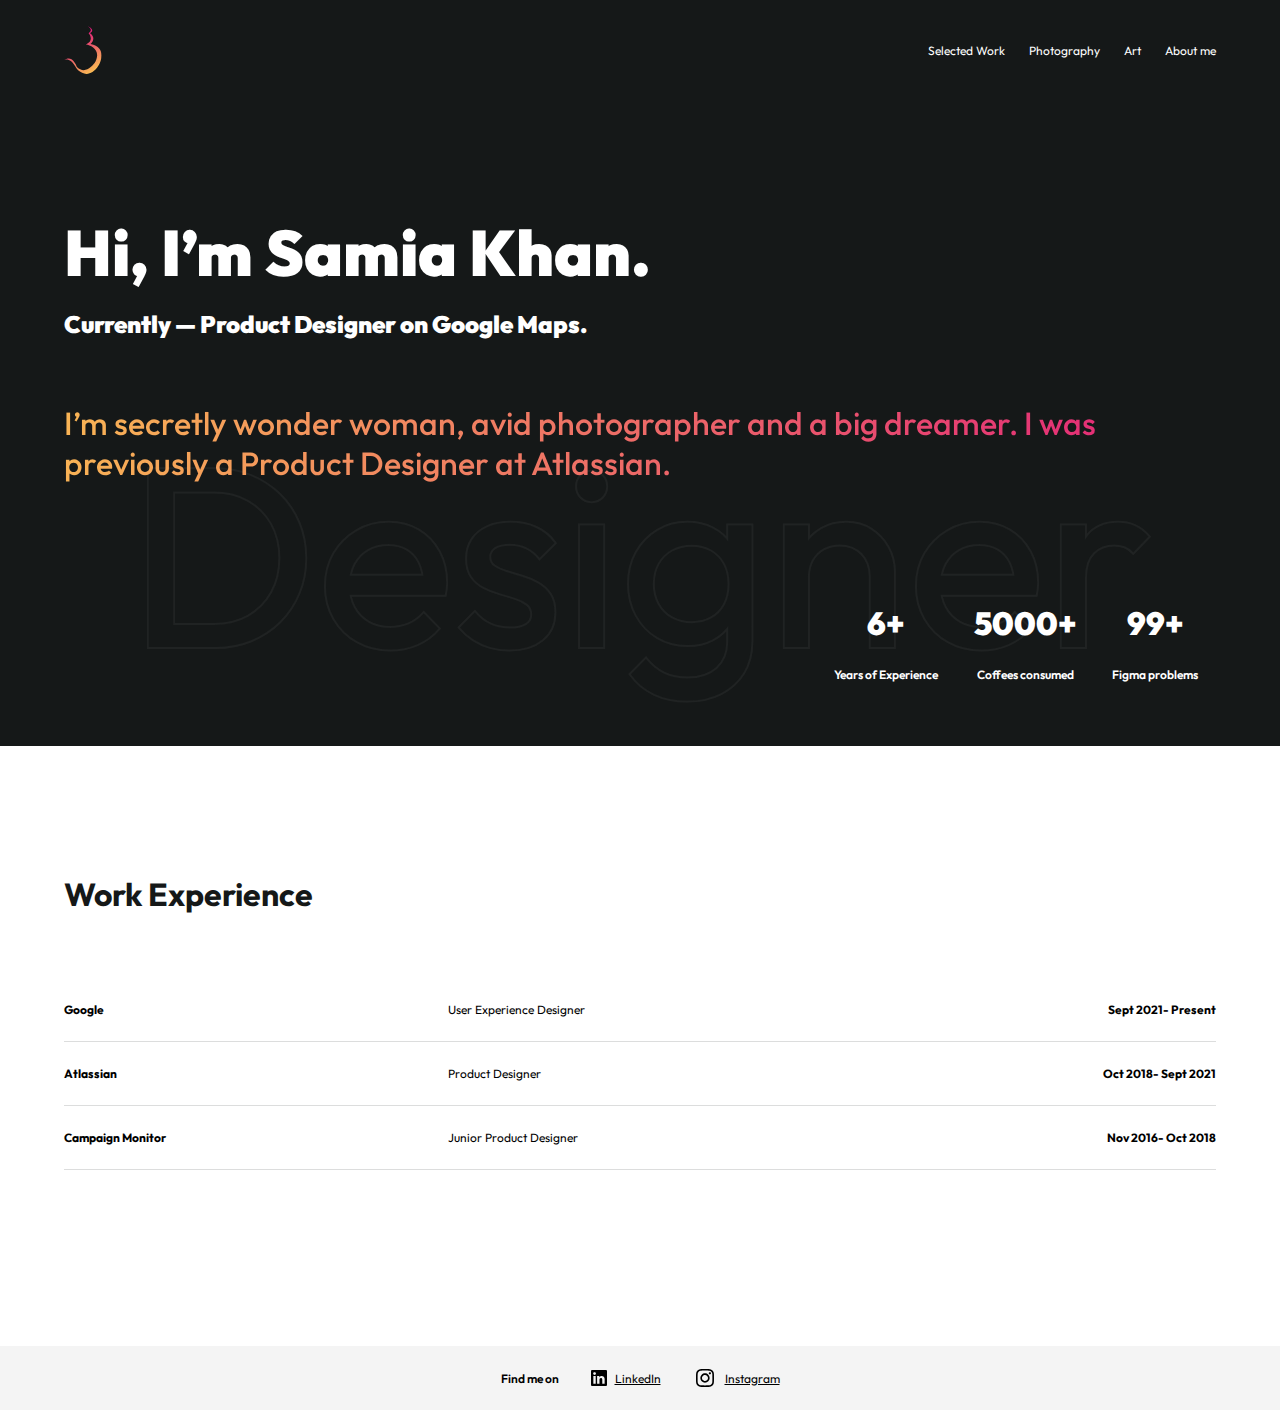
<file: index.html>
<!DOCTYPE html>
<html>

<head>
  <meta http-equiv="Content-Type" content="text/html; charset=UTF-8">
  <title>Samia Khan</title>
  <meta name="viewport" content="width=device-width, initial-scale=1.0">
  <link rel="stylesheet" href="./shared/core.css">
  <link rel="stylesheet" href="index.css">
  <link rel="preconnect" href="https://fonts.googleapis.com">
  <link rel="preconnect" href="https://fonts.gstatic.com" crossorigin>
  <link href="https://fonts.googleapis.com/css2?family=Outfit:wght@400;500;600;700;800;900&display=swap"
    rel="stylesheet">
</head>

<body>
  <nav>
    <div class="logo">
	    <a href="./"><img src="logo.svg"></a>
    </div>
    <div class="items">
      <a href="work.html">Selected Work</a>
      <a href="photos.html">Photography</a>
      <a href="art.html">Art</a>
      <a href="about.html">About me</a>
    </div>
    <button id="nav-button">
      <div class="bar"></div>
      <div class="bar"></div>
      <div class="bar"></div>
    </button>
  </nav>
  <section class="hero">
    <p class="bg-text">Designer</p>
    <!--
      Text stroke is a bit weird with the inter font and results in strokes being drawn inside of characters.
      We basically hide those artifacts by "filling" in each character with the background color.
      bg-text-overlay achieved this by just rendering the text again over the previous text but with no
      outline.
    -->
    <p class="bg-text-overlay">Designer</p>
    <div class="text-group">
      <h1>Hi, I’m Samia Khan. </h1>
      <h3>Currently — Product Designer on Google Maps. </h3>
    </div>

    <p class="info gradient">I’m secretly wonder woman, avid photographer and a big dreamer. I was previously a Product
      Designer at Atlassian.</p>
    <div class="stats-container">
      <div class="stats">
        <div class="stat">
          <p class="num">6+</p>
          <p class="label">Years of Experience</p>
        </div>
        <div class="stat">
          <p class="num">5000+</p>
          <p class="label">Coffees consumed</p>
        </div>
        <div class="stat">
          <p class="num">99+</p>
          <p class="label">Figma problems</p>
        </div>
      </div>
    </div>
  </section>
  <section class="work-exp">
    <h1> Work Experience </h1>
    <div class="table">
      <div class="row">
        <p>Google</p>
        <p>User Experience Designer</p>
        <p>Sept 2021- Present</p>
      </div>
      <div class="row">
        <p>Atlassian</p>
        <p>Product Designer</p>
        <p>Oct 2018- Sept 2021</p>
      </div>
      <div class="row">
        <p>Campaign Monitor</p>
        <p>Junior Product Designer</p>
        <p>Nov 2016- Oct 2018</p>
      </div>
    </div>
  </section>
  <footer>
    <p> Find me on </p>
    <div>
      <svg width="16" height="16" viewBox="0 0 18 18" fill="none" xmlns="http://www.w3.org/2000/svg">
        <path d="M18 1.32353V16.6765C18 17.0275 17.8606 17.3641 17.6123 17.6123C17.3641 17.8606 17.0275 18 16.6765 18H1.32353C0.972508 18 0.635863 17.8606 0.387653 17.6123C0.139443 17.3641 0 17.0275 0 16.6765L0 1.32353C0 0.972508 0.139443 0.635863 0.387653 0.387653C0.635863 0.139443 0.972508 0 1.32353 0L16.6765 0C17.0275 0 17.3641 0.139443 17.6123 0.387653C17.8606 0.635863 18 0.972508 18 1.32353ZM5.29412 6.88235H2.64706V15.3529H5.29412V6.88235ZM5.53235 3.97059C5.53375 3.77036 5.49569 3.57182 5.42035 3.3863C5.34502 3.20078 5.23387 3.03191 5.09328 2.88935C4.95268 2.74678 4.78537 2.6333 4.60091 2.5554C4.41646 2.47749 4.21846 2.43668 4.01824 2.43529H3.97059C3.5634 2.43529 3.17289 2.59705 2.88497 2.88497C2.59705 3.17289 2.43529 3.5634 2.43529 3.97059C2.43529 4.37777 2.59705 4.76828 2.88497 5.05621C3.17289 5.34413 3.5634 5.50588 3.97059 5.50588C4.17083 5.51081 4.37008 5.47623 4.55696 5.40413C4.74383 5.33202 4.91467 5.2238 5.0597 5.08565C5.20474 4.94749 5.32113 4.78212 5.40223 4.59897C5.48333 4.41582 5.52755 4.21848 5.53235 4.01824V3.97059ZM15.3529 10.2071C15.3529 7.66059 13.7329 6.67059 12.1235 6.67059C11.5966 6.6442 11.0719 6.75644 10.6019 6.9961C10.1318 7.23577 9.73285 7.59448 9.44471 8.03647H9.37059V6.88235H6.88235V15.3529H9.52941V10.8476C9.49115 10.3862 9.63649 9.92835 9.93388 9.57347C10.2313 9.2186 10.6567 8.9954 11.1176 8.95235H11.2182C12.06 8.95235 12.6847 9.48177 12.6847 10.8159V15.3529H15.3318L15.3529 10.2071Z" />
      </svg>
      <a href="https://www.linkedin.com/in/samiajkhan/">LinkedIn</a>
    </div>
    <div>
      <svg width="24" height="24" viewBox="0 0 24 24" fill="none" xmlns="http://www.w3.org/2000/svg">
        <path fill-rule="evenodd" clip-rule="evenodd" d="M12 3C9.5556 3 9.2496 3.0102 8.2896 3.054C7.3314 3.0978 6.6768 3.2502 6.1044 3.4728C5.5044 3.6984 4.9602 4.0524 4.5102 4.5108C4.05253 4.96028 3.69831 5.5041 3.4722 6.1044C3.2508 6.6768 3.0978 7.332 3.054 8.2902C3.0108 9.2496 3 9.555 3 12C3 14.445 3.0102 14.7504 3.054 15.7104C3.0978 16.6686 3.2502 17.3232 3.4728 17.8956C3.6984 18.4956 4.0524 19.0398 4.5108 19.4898C4.96029 19.9475 5.50411 20.3017 6.1044 20.5278C6.6768 20.7498 7.3314 20.9022 8.2896 20.946C9.2496 20.9898 9.5556 21 12 21C14.4444 21 14.7504 20.9898 15.7104 20.946C16.6686 20.9022 17.3232 20.7498 17.8956 20.5272C18.4956 20.3016 19.0398 19.9476 19.4898 19.4892C19.9475 19.0397 20.3017 18.4959 20.5278 17.8956C20.7498 17.3232 20.9022 16.6686 20.946 15.7104C20.9898 14.7504 21 14.4444 21 12C21 9.5556 20.9898 9.2496 20.946 8.2896C20.9022 7.3314 20.7498 6.6768 20.5272 6.1044C20.3012 5.50384 19.947 4.95979 19.4892 4.5102C19.0397 4.05253 18.4959 3.69831 17.8956 3.4722C17.3232 3.2508 16.668 3.0978 15.7098 3.054C14.7504 3.0108 14.445 3 12 3ZM12 4.6218C14.403 4.6218 14.688 4.6308 15.6372 4.674C16.5144 4.7142 16.9908 4.86 17.3082 4.9842C17.7282 5.1468 18.0282 5.3424 18.3432 5.6568C18.6582 5.9718 18.8532 6.2718 19.0158 6.6918C19.1394 7.0092 19.2858 7.4856 19.326 8.3628C19.3692 9.312 19.3782 9.597 19.3782 12C19.3782 14.403 19.3692 14.688 19.326 15.6372C19.2858 16.5144 19.14 16.9908 19.0158 17.3082C18.8718 17.6991 18.6419 18.0528 18.3432 18.3432C18.0528 18.642 17.6992 18.8718 17.3082 19.0158C16.9908 19.1394 16.5144 19.2858 15.6372 19.326C14.688 19.3692 14.4036 19.3782 12 19.3782C9.5964 19.3782 9.312 19.3692 8.3628 19.326C7.4856 19.2858 7.0092 19.14 6.6918 19.0158C6.30087 18.8718 5.9472 18.6419 5.6568 18.3432C5.35811 18.0528 5.12828 17.6991 4.9842 17.3082C4.8606 16.9908 4.7142 16.5144 4.674 15.6372C4.6308 14.688 4.6218 14.403 4.6218 12C4.6218 9.597 4.6308 9.312 4.674 8.3628C4.7142 7.4856 4.86 7.0092 4.9842 6.6918C5.1468 6.2718 5.3424 5.9718 5.6568 5.6568C5.94716 5.35803 6.30085 5.12819 6.6918 4.9842C7.0092 4.8606 7.4856 4.7142 8.3628 4.674C9.312 4.6308 9.597 4.6218 12 4.6218V4.6218Z" />
        <path fill-rule="evenodd" clip-rule="evenodd" d="M12 15.003C11.6056 15.003 11.2151 14.9253 10.8508 14.7744C10.4865 14.6235 10.1554 14.4023 9.87656 14.1234C9.5977 13.8446 9.3765 13.5135 9.22559 13.1492C9.07468 12.7848 8.997 12.3943 8.997 12C8.997 11.6056 9.07468 11.2151 9.22559 10.8508C9.3765 10.4864 9.5977 10.1554 9.87656 9.87653C10.1554 9.59768 10.4865 9.37648 10.8508 9.22556C11.2151 9.07465 11.6056 8.99697 12 8.99697C12.7964 8.99697 13.5603 9.31336 14.1234 9.87653C14.6866 10.4397 15.003 11.2035 15.003 12C15.003 12.7964 14.6866 13.5602 14.1234 14.1234C13.5603 14.6866 12.7964 15.003 12 15.003V15.003ZM12 7.37397C10.7731 7.37397 9.59647 7.86135 8.72892 8.7289C7.86138 9.59644 7.374 10.7731 7.374 12C7.374 13.2269 7.86138 14.4035 8.72892 15.271C9.59647 16.1386 10.7731 16.626 12 16.626C13.2269 16.626 14.4035 16.1386 15.2711 15.271C16.1386 14.4035 16.626 13.2269 16.626 12C16.626 10.7731 16.1386 9.59644 15.2711 8.7289C14.4035 7.86135 13.2269 7.37397 12 7.37397V7.37397ZM17.9718 7.28997C17.9718 7.57999 17.8566 7.85812 17.6515 8.06319C17.4464 8.26826 17.1683 8.38347 16.8783 8.38347C16.5883 8.38347 16.3101 8.26826 16.1051 8.06319C15.9 7.85812 15.7848 7.57999 15.7848 7.28997C15.7848 6.99996 15.9 6.72182 16.1051 6.51675C16.3101 6.31168 16.5883 6.19647 16.8783 6.19647C17.1683 6.19647 17.4464 6.31168 17.6515 6.51675C17.8566 6.72182 17.9718 6.99996 17.9718 7.28997" />
      </svg>

      <a href="https://www.instagram.com/samiajkhan/">Instagram</a>
    </div>
  </footer>
  <script type="module" src="./index.js"></script>
</body>
</html>
</file>
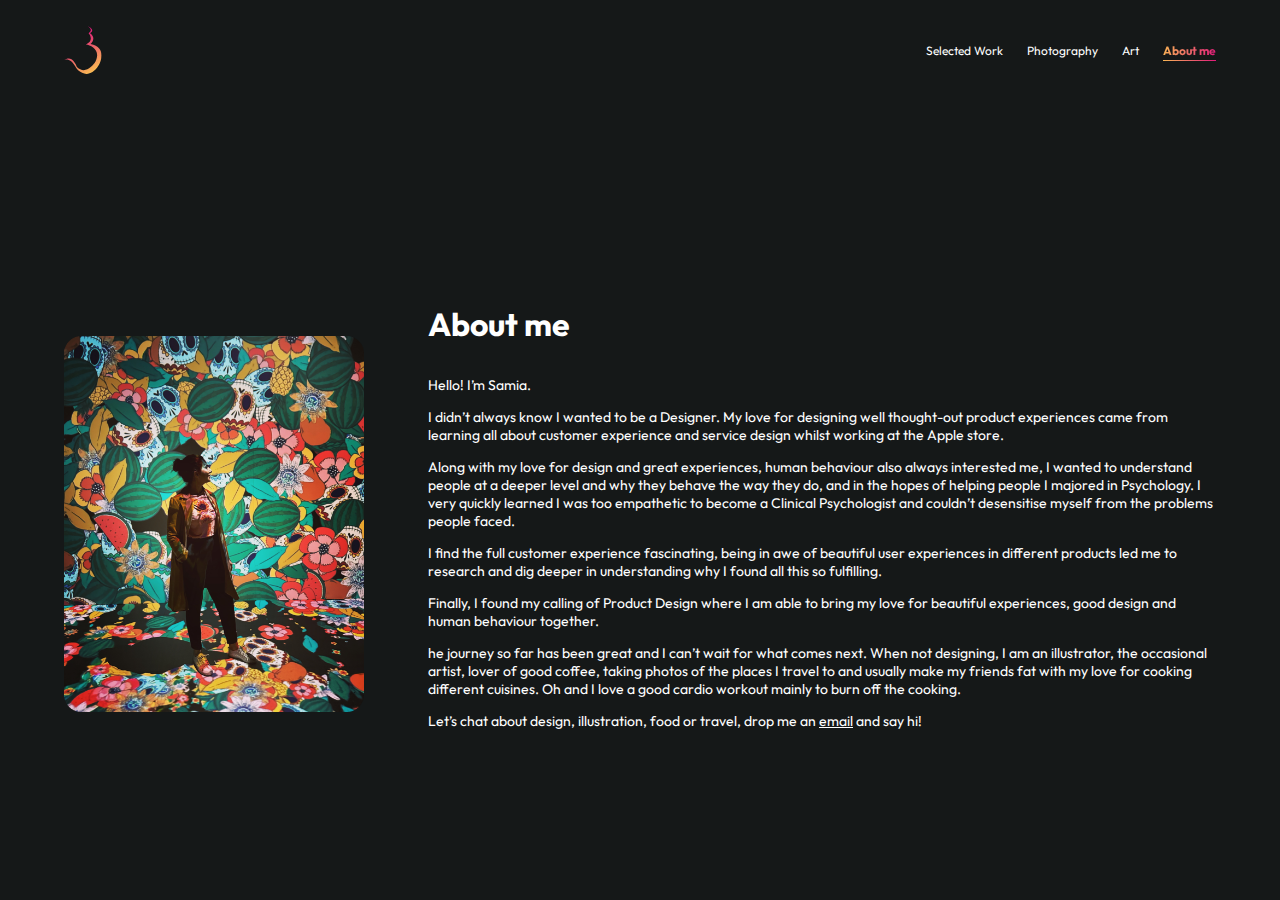
<file: about.html>
<!DOCTYPE html>
<html>

<head>
  <meta http-equiv="Content-Type" content="text/html; charset=UTF-8">
  <title>Samia Khan</title>
  <meta name="viewport" content="width=device-width, initial-scale=1.0">
  <link rel="stylesheet" href="./shared/core.css">
  <link rel="stylesheet" href="about.css">
  <link rel="preconnect" href="https://fonts.googleapis.com">
  <link rel="preconnect" href="https://fonts.gstatic.com" crossorigin>
  <link href="https://fonts.googleapis.com/css2?family=Outfit:wght@400;500;600;700;800;900&display=swap"
	rel="stylesheet">
</head>

<body data-loading="true">
  <nav>
	<div class="logo">
	  <a href="./"><img src="logo.svg"></a>
	</div>
	<div class="items">
	  <a data-nav-link href="work.html">Selected Work</a>
	  <a data-nav-link href="photos.html">Photography</a>
	  <a data-nav-link href="art.html">Art</a>
	  <a data-nav-link href="about.html">About me</a>
	</div>
  <button id="nav-button">
    <div class="bar"></div>
    <div class="bar"></div>
    <div class="bar"></div>
  </button>
  </nav>
  <section class="about">
    <img src="./samia.png">
    <div class="text">
      <h1> About me </h1>
      <p>Hello! I’m Samia.</p>
      <p>I didn’t always know I wanted to be a Designer. My love for designing well thought-out product experiences came from learning all about customer experience and service design whilst working at the Apple store.‍</p>
      <p>Along with my love for design and great experiences, human behaviour also always interested me, I wanted to understand people at a deeper level and why they behave the way they do, and in the hopes of helping people I majored in Psychology. I very quickly learned I was too empathetic to become a Clinical Psychologist and couldn’t desensitise myself from the problems people faced.</p>
      <p>I find the full customer experience fascinating, being in awe of beautiful user experiences in different products led me to research and dig deeper in understanding why I found all this so fulfilling.</p>
      <p>Finally, I found my calling of Product Design where I am able to bring my love for beautiful experiences, good design and human behaviour together.</p>
      <p>he journey so far has been great and I can’t wait for what comes next. When not designing, I am an illustrator, the occasional artist, lover of good coffee, taking photos of the places I travel to and usually make my friends fat with my love for cooking different cuisines. Oh and I love a good cardio workout mainly to burn off the cooking.‍</p>
      <p>Let’s chat about design, illustration, food or travel, drop me an <a href="mailto:samiajkhan@icloud.com">email</a> and say hi!</p>
    </div>
  </section> 
  <div class="loading-splash"><p class="bg-text">Loading</p><p class="bg-text-overlay">Loading</p></div>
  <script type="module" src="./about.js"></script>
</body>

</html>
</file>
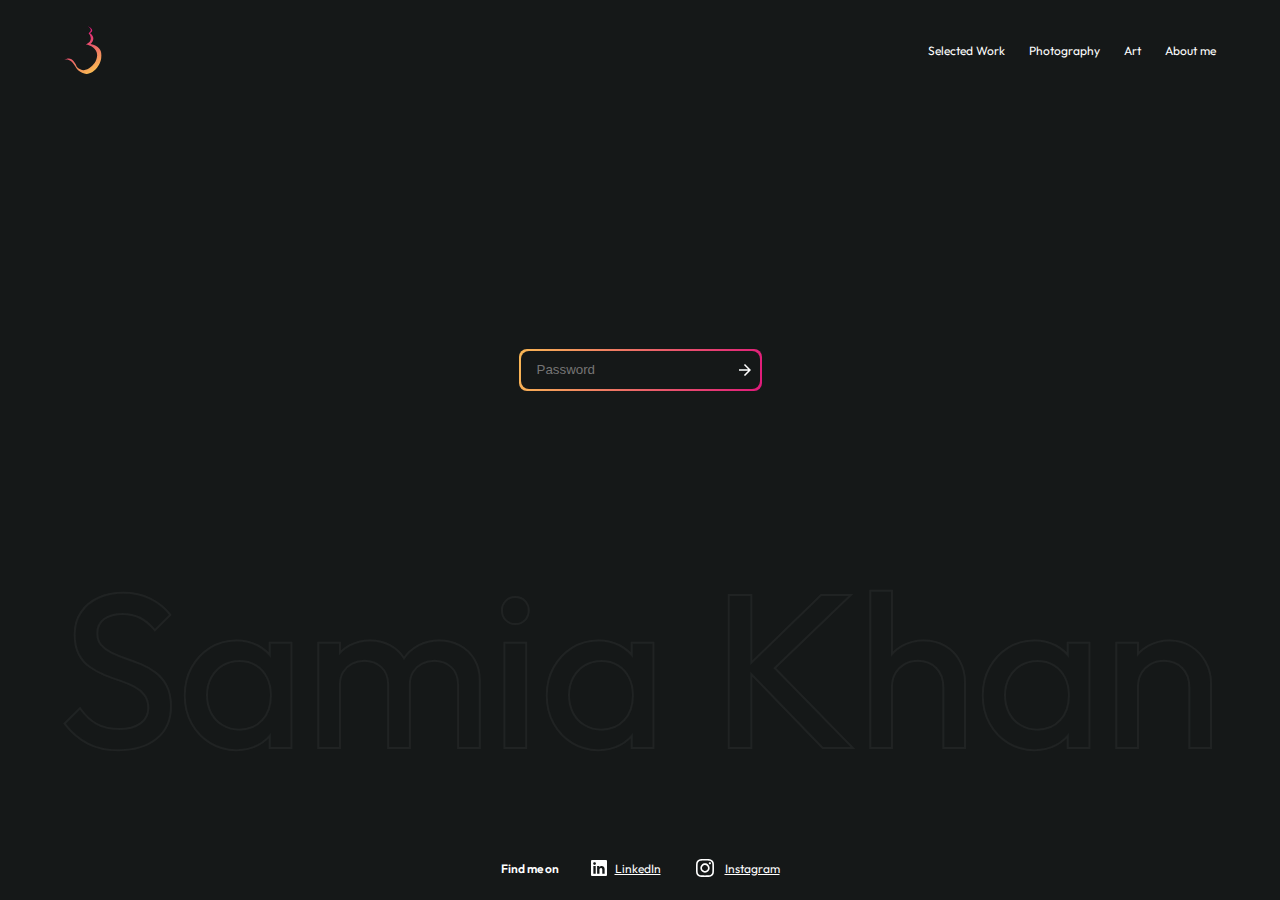
<file: password.html>
<!DOCTYPE html>
<html>

<head>
  <meta http-equiv="Content-Type" content="text/html; charset=UTF-8">
  <title>Samia Khan - Password</title>
  <meta name="viewport" content="width=device-width, initial-scale=1.0">
  <link rel="stylesheet" href="./shared/core.css">
  <link rel="stylesheet" href="password.css">
  <link rel="preconnect" href="https://fonts.googleapis.com">
  <link rel="preconnect" href="https://fonts.gstatic.com" crossorigin>
  <link href="https://fonts.googleapis.com/css2?family=Outfit:wght@400;500;600;700;800;900&display=swap"
	rel="stylesheet">
</head>

<body data-loading="true">
  <nav>
	<div class="logo">
	  <a href="./"><img src="logo.svg"></a>
	</div>
	<div class="items">
	  <a data-nav-link href="work.html">Selected Work</a>
	  <a data-nav-link href="photos.html">Photography</a>
	  <a data-nav-link href="art.html">Art</a>
	  <a data-nav-link href="about.html">About me</a>
	</div>
  <button id="nav-button">
    <div class="bar"></div>
    <div class="bar"></div>
    <div class="bar"></div>
  </button>
  </nav>
  <section class="password-page">
    <p class="bg-text">Samia Khan</p>
    <!--
      Text stroke is a bit weird with the inter font and results in strokes being drawn inside of characters.
      We basically hide those artifacts by "filling" in each character with the background color.
      bg-text-overlay achieved this by just rendering the text again over the previous text but with no
      outline.
    -->
    <p class="bg-text-overlay">Samia Khan</p>
  <form class="password-wrapper">
    <input type="password" placeholder="Password">
    <button>
      <svg width="24" height="24" viewBox="0 0 24 24" fill="none" xmlns="http://www.w3.org/2000/svg">
        <path d="M12 4L10.59 5.41L16.17 11H4V13H16.17L10.59 18.59L12 20L20 12L12 4Z"/>
      </svg>
    </button>
  </form>
  <p class="password-help"> Sorry that seems to be incorrect </p>
  </section>
  <footer>
    <p> Find me on </p>
    <div>
      <svg width="16" height="16" viewBox="0 0 18 18" fill="none" xmlns="http://www.w3.org/2000/svg">
        <path d="M18 1.32353V16.6765C18 17.0275 17.8606 17.3641 17.6123 17.6123C17.3641 17.8606 17.0275 18 16.6765 18H1.32353C0.972508 18 0.635863 17.8606 0.387653 17.6123C0.139443 17.3641 0 17.0275 0 16.6765L0 1.32353C0 0.972508 0.139443 0.635863 0.387653 0.387653C0.635863 0.139443 0.972508 0 1.32353 0L16.6765 0C17.0275 0 17.3641 0.139443 17.6123 0.387653C17.8606 0.635863 18 0.972508 18 1.32353ZM5.29412 6.88235H2.64706V15.3529H5.29412V6.88235ZM5.53235 3.97059C5.53375 3.77036 5.49569 3.57182 5.42035 3.3863C5.34502 3.20078 5.23387 3.03191 5.09328 2.88935C4.95268 2.74678 4.78537 2.6333 4.60091 2.5554C4.41646 2.47749 4.21846 2.43668 4.01824 2.43529H3.97059C3.5634 2.43529 3.17289 2.59705 2.88497 2.88497C2.59705 3.17289 2.43529 3.5634 2.43529 3.97059C2.43529 4.37777 2.59705 4.76828 2.88497 5.05621C3.17289 5.34413 3.5634 5.50588 3.97059 5.50588C4.17083 5.51081 4.37008 5.47623 4.55696 5.40413C4.74383 5.33202 4.91467 5.2238 5.0597 5.08565C5.20474 4.94749 5.32113 4.78212 5.40223 4.59897C5.48333 4.41582 5.52755 4.21848 5.53235 4.01824V3.97059ZM15.3529 10.2071C15.3529 7.66059 13.7329 6.67059 12.1235 6.67059C11.5966 6.6442 11.0719 6.75644 10.6019 6.9961C10.1318 7.23577 9.73285 7.59448 9.44471 8.03647H9.37059V6.88235H6.88235V15.3529H9.52941V10.8476C9.49115 10.3862 9.63649 9.92835 9.93388 9.57347C10.2313 9.2186 10.6567 8.9954 11.1176 8.95235H11.2182C12.06 8.95235 12.6847 9.48177 12.6847 10.8159V15.3529H15.3318L15.3529 10.2071Z"/>
      </svg>
      <a href="https://www.linkedin.com/in/samiajkhan/">LinkedIn</a>
    </div>
    <div>
      <svg width="24" height="24" viewBox="0 0 24 24" fill="none" xmlns="http://www.w3.org/2000/svg">
        <path fill-rule="evenodd" clip-rule="evenodd" d="M12 3C9.5556 3 9.2496 3.0102 8.2896 3.054C7.3314 3.0978 6.6768 3.2502 6.1044 3.4728C5.5044 3.6984 4.9602 4.0524 4.5102 4.5108C4.05253 4.96028 3.69831 5.5041 3.4722 6.1044C3.2508 6.6768 3.0978 7.332 3.054 8.2902C3.0108 9.2496 3 9.555 3 12C3 14.445 3.0102 14.7504 3.054 15.7104C3.0978 16.6686 3.2502 17.3232 3.4728 17.8956C3.6984 18.4956 4.0524 19.0398 4.5108 19.4898C4.96029 19.9475 5.50411 20.3017 6.1044 20.5278C6.6768 20.7498 7.3314 20.9022 8.2896 20.946C9.2496 20.9898 9.5556 21 12 21C14.4444 21 14.7504 20.9898 15.7104 20.946C16.6686 20.9022 17.3232 20.7498 17.8956 20.5272C18.4956 20.3016 19.0398 19.9476 19.4898 19.4892C19.9475 19.0397 20.3017 18.4959 20.5278 17.8956C20.7498 17.3232 20.9022 16.6686 20.946 15.7104C20.9898 14.7504 21 14.4444 21 12C21 9.5556 20.9898 9.2496 20.946 8.2896C20.9022 7.3314 20.7498 6.6768 20.5272 6.1044C20.3012 5.50384 19.947 4.95979 19.4892 4.5102C19.0397 4.05253 18.4959 3.69831 17.8956 3.4722C17.3232 3.2508 16.668 3.0978 15.7098 3.054C14.7504 3.0108 14.445 3 12 3ZM12 4.6218C14.403 4.6218 14.688 4.6308 15.6372 4.674C16.5144 4.7142 16.9908 4.86 17.3082 4.9842C17.7282 5.1468 18.0282 5.3424 18.3432 5.6568C18.6582 5.9718 18.8532 6.2718 19.0158 6.6918C19.1394 7.0092 19.2858 7.4856 19.326 8.3628C19.3692 9.312 19.3782 9.597 19.3782 12C19.3782 14.403 19.3692 14.688 19.326 15.6372C19.2858 16.5144 19.14 16.9908 19.0158 17.3082C18.8718 17.6991 18.6419 18.0528 18.3432 18.3432C18.0528 18.642 17.6992 18.8718 17.3082 19.0158C16.9908 19.1394 16.5144 19.2858 15.6372 19.326C14.688 19.3692 14.4036 19.3782 12 19.3782C9.5964 19.3782 9.312 19.3692 8.3628 19.326C7.4856 19.2858 7.0092 19.14 6.6918 19.0158C6.30087 18.8718 5.9472 18.6419 5.6568 18.3432C5.35811 18.0528 5.12828 17.6991 4.9842 17.3082C4.8606 16.9908 4.7142 16.5144 4.674 15.6372C4.6308 14.688 4.6218 14.403 4.6218 12C4.6218 9.597 4.6308 9.312 4.674 8.3628C4.7142 7.4856 4.86 7.0092 4.9842 6.6918C5.1468 6.2718 5.3424 5.9718 5.6568 5.6568C5.94716 5.35803 6.30085 5.12819 6.6918 4.9842C7.0092 4.8606 7.4856 4.7142 8.3628 4.674C9.312 4.6308 9.597 4.6218 12 4.6218V4.6218Z"/>
        <path fill-rule="evenodd" clip-rule="evenodd" d="M12 15.003C11.6056 15.003 11.2151 14.9253 10.8508 14.7744C10.4865 14.6235 10.1554 14.4023 9.87656 14.1234C9.5977 13.8446 9.3765 13.5135 9.22559 13.1492C9.07468 12.7848 8.997 12.3943 8.997 12C8.997 11.6056 9.07468 11.2151 9.22559 10.8508C9.3765 10.4864 9.5977 10.1554 9.87656 9.87653C10.1554 9.59768 10.4865 9.37648 10.8508 9.22556C11.2151 9.07465 11.6056 8.99697 12 8.99697C12.7964 8.99697 13.5603 9.31336 14.1234 9.87653C14.6866 10.4397 15.003 11.2035 15.003 12C15.003 12.7964 14.6866 13.5602 14.1234 14.1234C13.5603 14.6866 12.7964 15.003 12 15.003V15.003ZM12 7.37397C10.7731 7.37397 9.59647 7.86135 8.72892 8.7289C7.86138 9.59644 7.374 10.7731 7.374 12C7.374 13.2269 7.86138 14.4035 8.72892 15.271C9.59647 16.1386 10.7731 16.626 12 16.626C13.2269 16.626 14.4035 16.1386 15.2711 15.271C16.1386 14.4035 16.626 13.2269 16.626 12C16.626 10.7731 16.1386 9.59644 15.2711 8.7289C14.4035 7.86135 13.2269 7.37397 12 7.37397V7.37397ZM17.9718 7.28997C17.9718 7.57999 17.8566 7.85812 17.6515 8.06319C17.4464 8.26826 17.1683 8.38347 16.8783 8.38347C16.5883 8.38347 16.3101 8.26826 16.1051 8.06319C15.9 7.85812 15.7848 7.57999 15.7848 7.28997C15.7848 6.99996 15.9 6.72182 16.1051 6.51675C16.3101 6.31168 16.5883 6.19647 16.8783 6.19647C17.1683 6.19647 17.4464 6.31168 17.6515 6.51675C17.8566 6.72182 17.9718 6.99996 17.9718 7.28997" />
      </svg>

      <a href="https://www.instagram.com/samiajkhan/">Instagram</a>
    </div>
  </footer>
  <div class="loading-splash"><p class="bg-text">Loading</p><p class="bg-text-overlay">Loading</p></div>
  <script type="module" src="password.js"></script>
</body>

</html>
</file>
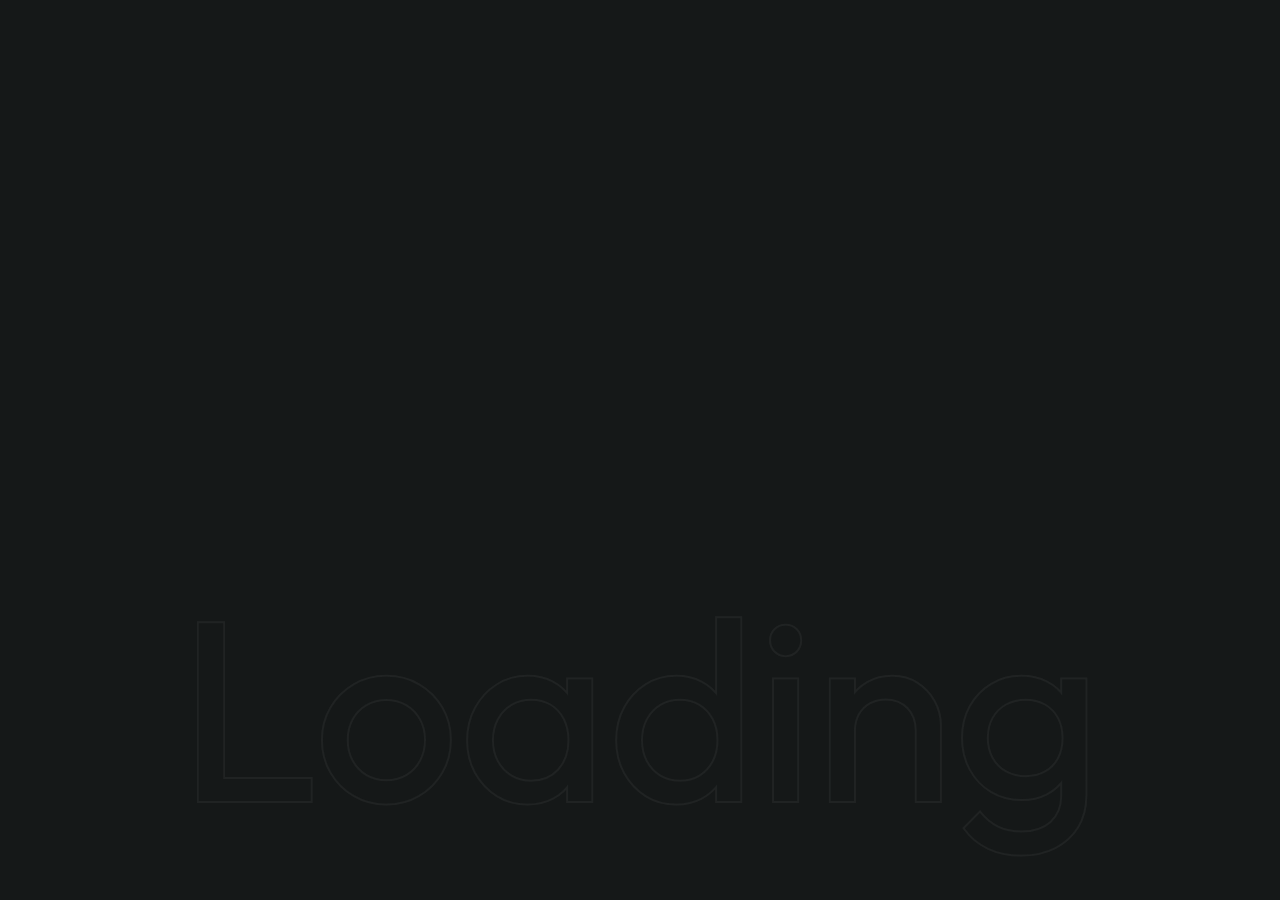
<file: work.html>
<!DOCTYPE html>
<html>

<head>
  <meta http-equiv="Content-Type" content="text/html; charset=UTF-8">
  <title>Samia Khan - Work</title>
  <meta name="viewport" content="width=device-width, initial-scale=1.0">
  <link rel="stylesheet" href="./shared/core.css">
  <link rel="stylesheet" href="work.css">
  <link rel="preconnect" href="https://fonts.googleapis.com">
  <link rel="preconnect" href="https://fonts.gstatic.com" crossorigin>
  <link href="https://fonts.googleapis.com/css2?family=Outfit:wght@400;500;600;700;800;900&display=swap"
	rel="stylesheet">
</head>

<body data-loading="true" data-locked="true">
  <nav>
	<div class="logo">
	  <a href="./"><img src="logo.svg"></a>
	</div>
	<div class="items">
	  <a data-nav-link href="work.html">Selected Work</a>
	  <a data-nav-link href="photos.html">Photography</a>
	  <a data-nav-link href="art.html">Art</a>
	  <a data-nav-link href="about.html">About me</a>
	</div>
  <button id="nav-button">
    <div class="bar"></div>
    <div class="bar"></div>
    <div class="bar"></div>
  </button>
  </nav>
  <section>
    <div class="card">
      <div class="text">
        <p class="title gradient" data-if="projects.atlassian.coming_soon">COMING SOON</p>
        <p class="title gradient" data-text="projects.atlassian.title">TITLE</p>
        <p class="subtitle gradient" data-text="projects.atlassian.subtitle">SUBTITLE</p>
      </div>
      <div class="image" data-image="projects.atlassian.image"></div>
    </div>
    <div class="card">
      <div class="text">
        <p class="title gradient" data-if="projects.google.coming_soon">COMING SOON</p>
        <p class="title gradient" data-text="projects.google.title">TITLE</p>
        <p class="subtitle gradient" data-text="projects.google.subtitle">SUBTITLE</p>
      </div>
      <div class="image" data-image="projects.google.image"></div>
    </div>
    <div class="card">
      <div class="text">
        <p class="title gradient" data-if="projects.atlassian_team.coming_soon">COMING SOON</p>
        <p class="title gradient" data-text="projects.atlassian_team.title">TITLE</p>
        <p class="subtitle gradient" data-text="projects.atlassian_team.subtitle">SUBTITLE</p>
      </div>
      <div class="image" data-image="projects.atlassian_team.image"></div>
    </div>
    <div class="card">
      <div class="text">
        <p class="title gradient" data-if="projects.atlassian_release.coming_soon">COMING SOON</p>
        <p class="title gradient" data-text="projects.atlassian_release.title">TITLE</p>
        <p class="subtitle gradient" data-text="projects.atlassian_release.subtitle">SUBTITLE</p>
      </div>
      <div class="image" data-image="projects.atlassian_release.image"></div>
    </div>
    <div class="bg-text">Samia Khan</div>
    <div class="bg-text-overlay">Samia Khan</div>
  </section>
  <footer>
    <p> Find me on </p>
    <div>
      <svg width="16" height="16" viewBox="0 0 18 18" fill="none" xmlns="http://www.w3.org/2000/svg">
        <path d="M18 1.32353V16.6765C18 17.0275 17.8606 17.3641 17.6123 17.6123C17.3641 17.8606 17.0275 18 16.6765 18H1.32353C0.972508 18 0.635863 17.8606 0.387653 17.6123C0.139443 17.3641 0 17.0275 0 16.6765L0 1.32353C0 0.972508 0.139443 0.635863 0.387653 0.387653C0.635863 0.139443 0.972508 0 1.32353 0L16.6765 0C17.0275 0 17.3641 0.139443 17.6123 0.387653C17.8606 0.635863 18 0.972508 18 1.32353ZM5.29412 6.88235H2.64706V15.3529H5.29412V6.88235ZM5.53235 3.97059C5.53375 3.77036 5.49569 3.57182 5.42035 3.3863C5.34502 3.20078 5.23387 3.03191 5.09328 2.88935C4.95268 2.74678 4.78537 2.6333 4.60091 2.5554C4.41646 2.47749 4.21846 2.43668 4.01824 2.43529H3.97059C3.5634 2.43529 3.17289 2.59705 2.88497 2.88497C2.59705 3.17289 2.43529 3.5634 2.43529 3.97059C2.43529 4.37777 2.59705 4.76828 2.88497 5.05621C3.17289 5.34413 3.5634 5.50588 3.97059 5.50588C4.17083 5.51081 4.37008 5.47623 4.55696 5.40413C4.74383 5.33202 4.91467 5.2238 5.0597 5.08565C5.20474 4.94749 5.32113 4.78212 5.40223 4.59897C5.48333 4.41582 5.52755 4.21848 5.53235 4.01824V3.97059ZM15.3529 10.2071C15.3529 7.66059 13.7329 6.67059 12.1235 6.67059C11.5966 6.6442 11.0719 6.75644 10.6019 6.9961C10.1318 7.23577 9.73285 7.59448 9.44471 8.03647H9.37059V6.88235H6.88235V15.3529H9.52941V10.8476C9.49115 10.3862 9.63649 9.92835 9.93388 9.57347C10.2313 9.2186 10.6567 8.9954 11.1176 8.95235H11.2182C12.06 8.95235 12.6847 9.48177 12.6847 10.8159V15.3529H15.3318L15.3529 10.2071Z"/>
      </svg>
      <a href="https://www.linkedin.com/in/samiajkhan/">LinkedIn</a>
    </div>
    <div>
      <svg width="24" height="24" viewBox="0 0 24 24" fill="none" xmlns="http://www.w3.org/2000/svg">
        <path fill-rule="evenodd" clip-rule="evenodd" d="M12 3C9.5556 3 9.2496 3.0102 8.2896 3.054C7.3314 3.0978 6.6768 3.2502 6.1044 3.4728C5.5044 3.6984 4.9602 4.0524 4.5102 4.5108C4.05253 4.96028 3.69831 5.5041 3.4722 6.1044C3.2508 6.6768 3.0978 7.332 3.054 8.2902C3.0108 9.2496 3 9.555 3 12C3 14.445 3.0102 14.7504 3.054 15.7104C3.0978 16.6686 3.2502 17.3232 3.4728 17.8956C3.6984 18.4956 4.0524 19.0398 4.5108 19.4898C4.96029 19.9475 5.50411 20.3017 6.1044 20.5278C6.6768 20.7498 7.3314 20.9022 8.2896 20.946C9.2496 20.9898 9.5556 21 12 21C14.4444 21 14.7504 20.9898 15.7104 20.946C16.6686 20.9022 17.3232 20.7498 17.8956 20.5272C18.4956 20.3016 19.0398 19.9476 19.4898 19.4892C19.9475 19.0397 20.3017 18.4959 20.5278 17.8956C20.7498 17.3232 20.9022 16.6686 20.946 15.7104C20.9898 14.7504 21 14.4444 21 12C21 9.5556 20.9898 9.2496 20.946 8.2896C20.9022 7.3314 20.7498 6.6768 20.5272 6.1044C20.3012 5.50384 19.947 4.95979 19.4892 4.5102C19.0397 4.05253 18.4959 3.69831 17.8956 3.4722C17.3232 3.2508 16.668 3.0978 15.7098 3.054C14.7504 3.0108 14.445 3 12 3ZM12 4.6218C14.403 4.6218 14.688 4.6308 15.6372 4.674C16.5144 4.7142 16.9908 4.86 17.3082 4.9842C17.7282 5.1468 18.0282 5.3424 18.3432 5.6568C18.6582 5.9718 18.8532 6.2718 19.0158 6.6918C19.1394 7.0092 19.2858 7.4856 19.326 8.3628C19.3692 9.312 19.3782 9.597 19.3782 12C19.3782 14.403 19.3692 14.688 19.326 15.6372C19.2858 16.5144 19.14 16.9908 19.0158 17.3082C18.8718 17.6991 18.6419 18.0528 18.3432 18.3432C18.0528 18.642 17.6992 18.8718 17.3082 19.0158C16.9908 19.1394 16.5144 19.2858 15.6372 19.326C14.688 19.3692 14.4036 19.3782 12 19.3782C9.5964 19.3782 9.312 19.3692 8.3628 19.326C7.4856 19.2858 7.0092 19.14 6.6918 19.0158C6.30087 18.8718 5.9472 18.6419 5.6568 18.3432C5.35811 18.0528 5.12828 17.6991 4.9842 17.3082C4.8606 16.9908 4.7142 16.5144 4.674 15.6372C4.6308 14.688 4.6218 14.403 4.6218 12C4.6218 9.597 4.6308 9.312 4.674 8.3628C4.7142 7.4856 4.86 7.0092 4.9842 6.6918C5.1468 6.2718 5.3424 5.9718 5.6568 5.6568C5.94716 5.35803 6.30085 5.12819 6.6918 4.9842C7.0092 4.8606 7.4856 4.7142 8.3628 4.674C9.312 4.6308 9.597 4.6218 12 4.6218V4.6218Z"/>
        <path fill-rule="evenodd" clip-rule="evenodd" d="M12 15.003C11.6056 15.003 11.2151 14.9253 10.8508 14.7744C10.4865 14.6235 10.1554 14.4023 9.87656 14.1234C9.5977 13.8446 9.3765 13.5135 9.22559 13.1492C9.07468 12.7848 8.997 12.3943 8.997 12C8.997 11.6056 9.07468 11.2151 9.22559 10.8508C9.3765 10.4864 9.5977 10.1554 9.87656 9.87653C10.1554 9.59768 10.4865 9.37648 10.8508 9.22556C11.2151 9.07465 11.6056 8.99697 12 8.99697C12.7964 8.99697 13.5603 9.31336 14.1234 9.87653C14.6866 10.4397 15.003 11.2035 15.003 12C15.003 12.7964 14.6866 13.5602 14.1234 14.1234C13.5603 14.6866 12.7964 15.003 12 15.003V15.003ZM12 7.37397C10.7731 7.37397 9.59647 7.86135 8.72892 8.7289C7.86138 9.59644 7.374 10.7731 7.374 12C7.374 13.2269 7.86138 14.4035 8.72892 15.271C9.59647 16.1386 10.7731 16.626 12 16.626C13.2269 16.626 14.4035 16.1386 15.2711 15.271C16.1386 14.4035 16.626 13.2269 16.626 12C16.626 10.7731 16.1386 9.59644 15.2711 8.7289C14.4035 7.86135 13.2269 7.37397 12 7.37397V7.37397ZM17.9718 7.28997C17.9718 7.57999 17.8566 7.85812 17.6515 8.06319C17.4464 8.26826 17.1683 8.38347 16.8783 8.38347C16.5883 8.38347 16.3101 8.26826 16.1051 8.06319C15.9 7.85812 15.7848 7.57999 15.7848 7.28997C15.7848 6.99996 15.9 6.72182 16.1051 6.51675C16.3101 6.31168 16.5883 6.19647 16.8783 6.19647C17.1683 6.19647 17.4464 6.31168 17.6515 6.51675C17.8566 6.72182 17.9718 6.99996 17.9718 7.28997" />
      </svg>

      <a href="https://www.instagram.com/samiajkhan/">Instagram</a>
    </div>
  </footer>
  <div class="loading-splash"><p class="bg-text">Loading</p><p class="bg-text-overlay">Loading</p></div>
  <script type="module" src="work.js"></script>
</body>

</html>
</file>
<file: shared/core.css>
body {
    padding: 0;
    margin: 0;
    font-family: 'Outfit', sans-serif;
    display: flex;
    flex-direction: column;
    
    /* Text Scale */
    --text-size-x-lg: 64px;
    --text-size-lg: 32px;
    --text-size-md: 24px;
    --text-size-sm: 12px;
    
    /* Paddings */
    --page-h-padding: 64px;

    /* Colors */
    --accent-background-color: #151818;
    --on-accent-text-color: white;
    --text-primary: #151818;
    --sep-color: #15181826; 
    --surface-color: #1518180c;
    --on-surface-text-color: black;

    /* Gradients */
    --primary-gradient: linear-gradient(105.66deg, #F9B754, #E01A7B); 
}


nav {
    display: flex;
    justify-content: space-between;
    min-height: 100px;
    height: 100px;
    width: calc(100% - 2 * var(--page-h-padding));
    padding: 0 var(--page-h-padding) 48px var(--page-h-padding);
    background: var(--accent-background-color);
    align-items: center;
    position: relative;
}
nav .logo {
    height: 48px;
}
nav .logo img {
    height: 100%;
}
nav .items {
    display: flex;
    gap: 24px;
}
nav .items a {
    display: grid;
    place-items: center;
    height: 100%;
    color: var(--on-accent-text-color);
    font-size: 12px;
    text-decoration: none;
}
nav .items a:visited {
    text-decoration: none;
}
nav .items a.current {
    background: var(--primary-gradient);
    background-clip: text;
    -webkit-background-clip: text;
    -webkit-text-fill-color: transparent;
    position: relative;
    font-weight: bold;
}
nav .items a.current::after {
    content: '';
    position: absolute;
    bottom: -3px;
    height: 1px;
    width: 100%;
    background: var(--primary-gradient);
}
#nav-button {
    width: 24px;
    height: 24px;
    border: none;
    background: none;
    display: none;
    flex-direction: column;
    align-items: center;
    justify-content: center;
    gap: 4px;
    cursor: pointer;
    padding: 0;
}
#nav-button .bar {
    width: 100%;
    height: 2px;
    border-radius: 2px;
    background: var(--on-accent-text-color);
    transition: all .25s ease-in-out;
    opacity: 1;
}
#nav-button.open .bar:nth-child(1) {
    transform: translateY(6px) rotate(45deg);
}
#nav-button.open .bar:nth-child(2) {
    opacity: 0;
}
#nav-button.open .bar:nth-child(3) {
    transform: translateY(-6px) rotate(-45deg);
}
.gradient {
    background: var(--primary-gradient);
    background-clip: text;
    -webkit-background-clip: text;
    -webkit-text-fill-color: transparent;
}
section {
    width: 100%;
    box-sizing: border-box;
    padding: 64px var(--page-h-padding);
}
footer {
    width: 100%;
    height: 64px;
    background: var(--surface-color);
    display: flex;
    align-items: center;
    justify-content: center;
    gap: 32px;
    --footer-text-color: var(--on-surface-text-color);
}
footer p, footer a {
    color: var(--footer-text-color);
    padding: 0;
    margin: 0;
    font-weight: medium;
    font-size: var(--text-size-sm);
}
footer p {
    font-weight: 600;
}
footer svg {
    fill: var(--footer-text-color);
}
footer div {
    display: flex;
    align-items: center;
    gap: 8px;
}

.bg-text {
    width: 100%;
    margin: 0;
    padding: 0;
    padding-bottom: 32px;
    text-align: center;
    color: var(--accent-background-color);
    -webkit-text-stroke-width: 4px;
    -webkit-text-stroke-color: rgba(255, 255, 255, 0.05);
}
.bg-text-overlay {
    width: 100%;
    margin: 0;
    padding: 0;
    padding-bottom: 32px;
    text-align: center;
    color: var(--accent-background-color);
}

.bg-text, .bg-text-overlay {
    position: absolute;
    bottom: 0;
    left: 0;
    font-size: 20vw;
    z-index: 0;
    pointer-events: none;
}

@media screen and (max-width: 500px){
    body {
        --page-h-padding: 32px;

        --text-size-x-lg: 38px;
        --text-size-lg: 24px;
        --text-size-md: 16px;
        --text-size-sm: 10px;
    }
    section {
        padding: 32px var(--page-h-padding);
    }
    nav .items {
        background: var(--accent-background-color);
        position: absolute;
        width: 100%;
        height: auto;
        top: 100px;
        z-index: 3;
        left: 0;
        flex-direction: column;
        align-items: flex-start;
        justify-content: flex-start;
        gap: 8px;
        padding: 32px;
        opacity: 0;
        transition: .3s all;
        box-shadow: rgb(255 255 255 / 18%) 0px 0.60323px 0.60323px -1.25px, rgb(255 255 255 / 16%) 0px 2.29021px 2.29021px -2.5px, rgb(255 255 255 / 6%) 0px 10px 10px -3.75px;
    }
    nav .items.shown {
        opacity: 1;
    }
    nav .items a {
        font-size: var(--text-size-md);
    }
    nav #nav-button {
        display: flex;
    }
}
.loading-splash {
    position: fixed;
    width: 100vw;
    height: 100vh;
    opacity: 0;
    pointer-events: none;
    z-index: 999;
    left: 0;
    top: 0;
    background-color: var(--accent-background-color);
    transition: opacity 250ms ease-out;
}
body[data-loading="true"] .loading-splash {
    opacity: 1;
} 
body[data-loading="true"] {
    overflow: hidden;
}
</file>
<file: index.css>
.hero {
    background: var(--accent-background-color);
    position: relative;
}
.hero > * {
    position: relative;
    z-index: 1;
}
.hero h1 {
    font-size: var(--text-size-x-lg);
    color: var(--on-accent-text-color);
    font-weight: 900;
    margin: 0;
    padding: 0;
}
.hero h3 {
    font-size: var(--text-size-md);
    color: var(--on-accent-text-color);
    font-weight: 900;
    margin: 0;
    padding: 0;
    margin-top: 16px;
}

.hero .info {
    font-weight: 500;
    padding: 64px 0 120px 0;
    margin: 0;
    font-size: var(--text-size-lg);
}
.stats-container {
    width: 100%;
    display: flex;
    justify-content: flex-end;
}
.stats {
    display: flex;
    flex-direction: row;
    width: 400px;
}
.stats .stat {
    flex-grow: 1;
    display: flex;
    flex-direction: column;
    align-items: center;
    justify-content: center;
}
.stats p {
    color: var(--on-accent-text-color);
    padding: 0;
    margin: 0;
}
.stats .num {
    font-size: var(--text-size-lg);
    font-weight: 900;
    padding: 0;
    padding-bottom: 24px;
}
.stats .label {
    font-weight: 600;
    font-size: var(--text-size-sm);
}
.work-exp {
    height: 600px;
}
.work-exp h1 {
    font-size: var(--text-size-lg);
    color: var(--text-primary);
    font-weight: bold;
    margin: 0;
    padding-bottom: 64px;
    padding-top: 64px;
}
.work-exp .table .row {
    width: 100%;
    display: grid;
    grid-template-columns: 1fr 1fr 1fr;
    border-bottom: 1px solid var(--sep-color);
}
.work-exp .table p {
    font-size: var(--text-size-sm);
    margin: 0;
    padding: 24px 0;
}
.work-exp .table .row>*:first-child {
    font-weight: bold;
}
.work-exp .table .row>*:last-child {
    font-weight: bold;
    text-align: right;
}
.hero .bg-text, .hero .bg-text-overlay {
    position: absolute;
    font-size: 20vw;
}
@media screen and (max-width: 500px) {
   .hero .info {
    padding-bottom: 100px;
   }
   .stats-container .stat .num {
    padding-bottom: 12px;
   }
   .work-exp {
    height: 450px;
   }
   .work-exp h1 {
     padding: 32px 0;
   }
}
</file>
<file: about.css>
body {
    height: 100vh;
}
.about {
    flex-grow: 1;
    background: var(--accent-background-color);    
    display: flex;
    gap: 64px;
}
.about img {
    width: 300px;
    object-fit: contain;
}
.about .text {
    display: flex;
    flex-direction: column;
    justify-content: center;
}
.about h1, p {
    margin: 0;
    padding: 0;
    color: var(--on-accent-text-color);
}
.about h1 {
    font-size: var(--text-size-lg);
    padding-bottom: 32px;
}
.about p {
    font-size: calc(var(--text-size-sm) + 2px);
    padding-bottom: 14px;
}
.about a {
    color: var(--on-accent-text-color);
}
@media screen and (max-width: 850px){
    .about {
        flex-direction: column;
        place-items: center;
    }
    .about img {
        width: 250px;
    }
}
</file>
<file: password.css>
body {
    display: flex;
    flex-direction: column;
    min-height: 100vh;
}
.password-page {
    flex-grow: 1;
    background: var(--accent-background-color);
    position: relative;
    display: flex;
    align-items: center;
    justify-content: center;
    flex-direction: column;
}
.password-page .bg-text, .password-page .bg-text-overlay {
    font-size: 17vw;
}
footer {
    background: var(--accent-background-color);
    --footer-text-color: white;
}
.password-wrapper {
    padding: 2px;
    background: var(--primary-gradient);
    display: flex;
    align-items: center;
    border-radius: 8px;
    height: 38px;
}
.password-wrapper button {
    height: 100%;
    width: 30px;
    display: flex;
    align-items: center;
    justify-content: center;
    background-color: var(--accent-background-color);
    border-top-right-radius: 8px;
    border-bottom-right-radius: 8px;
    cursor: pointer;
    border: none;
    outline: none;
}
.password-wrapper svg {
    fill: var(--on-accent-text-color);
}
input {
    background: var(--accent-background-color);
    border: none;
    height: 100%;
    border-top-left-radius: 8px;
    border-bottom-left-radius: 8px;
    color: var(--on-accent-text-color);
    box-sizing: border-box;
    padding: 0 1rem;
    flex-grow: 1;
}
input:focus {
    outline: none;
}
.password-help {
    color: var(--on-accent-text-color);
    margin: 0;
    padding: 0;
    font-size: var(--text-size-sm);
    
    padding-top: 12px;
    margin-bottom: 17vw;
    color: rgba(255, 255, 255, .4);
    opacity: 0;
    transition: opacity 100ms ease-in-out;
}
.password-help.shown {
    opacity: 1;
}
/* https://css-tricks.com/snippets/css/shake-css-keyframe-animation/ */
.shake {
    animation: shake 0.82s cubic-bezier(.36,.07,.19,.97) both;
    transform: translate3d(0, 0, 0);
    backface-visibility: hidden;
    perspective: 1000px;
}
  
@keyframes shake {
    10%, 90% {
        transform: translate3d(-1px, 0, 0);
    }

    20%, 80% {
        transform: translate3d(2px, 0, 0);
    }

    30%, 50%, 70% {
        transform: translate3d(-4px, 0, 0);
    }

    40%, 60% {
        transform: translate3d(4px, 0, 0);
    }
}
</file>
<file: work.css>
footer {
    background: var(--accent-background-color);
    --footer-text-color: var(--on-accent-text-color);
}
section {
    background: var(--accent-background-color);
    position: relative;
    padding-bottom: 20vw;
    display: flex;
    flex-direction: column;
    gap: 24px;
    align-items: center;
}
section > * {
    position: relative;
    z-index: 2;
}

section .bg-text, section .bg-text-overlay {
    font-size: 17vw;
    position: absolute;
}
.card {
    border-radius: 32px;
    border: 1px solid rgba(255, 255, 255, .2);
    background-color: #1b1d1d;
    padding: 24px;
    display: flex;
    width: 100%;
    max-width: 600px;
    cursor: pointer;
    transition: background-color 250ms ease-in-out;
}
.card:hover {
    background-color: #242424;
}
.card .text {
    height: 100%;
    width: 60%;
}
.card .text p {
    margin: 0;
    padding: 0;
}
.card .text .title {
    padding-bottom: 12px;
    font-size: var(--text-size-md);
}
.card .text .subtitle {
    font-size: 20px;
}
.card .image {
    width: 40%;
    background-position: center;
    background-size: contain;
    background-repeat: no-repeat;
}

@media screen and (max-width: 500px) {
}
</file>
